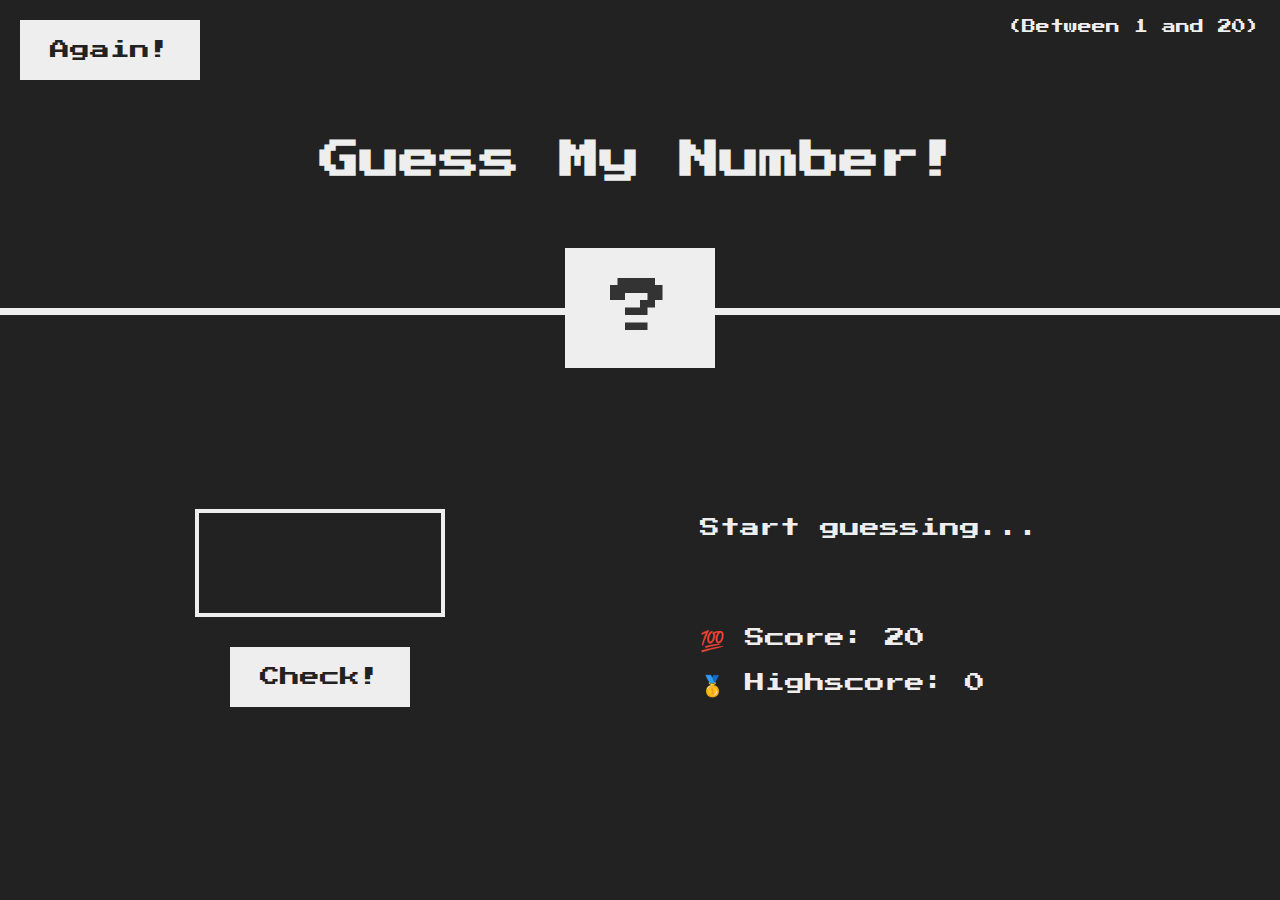
<file: 05-Guess-My-Number/myWork/index.html>
<!DOCTYPE html>
<html lang="en">
  <head>
    <meta charset="UTF-8" />
    <meta name="viewport" content="width=device-width, initial-scale=1.0" />
    <meta http-equiv="X-UA-Compatible" content="ie=edge" />
    <link rel="stylesheet" href="style.css" />
    <title>Guess My Number!</title>
  </head>
  <body>
    <header>
      <h1>Guess My Number!</h1>
      <p class="between">(Between 1 and 20)</p>
      <button class="btn again">Again!</button>
      <div class="number">?</div>
    </header>
    <main>
      <section class="left">
        <input type="number" class="guess" />
        <button class="btn check">Check!</button>
      </section>
      <section class="right">
        <p class="message">Start guessing...</p>
        <p class="label-score">💯 Score: <span class="score">20</span></p>
        <p class="label-highscore">
          🥇 Highscore: <span class="highscore">0</span>
        </p>
      </section>
    </main>
    <script src="script.js"></script>
  </body>
</html>
</file>
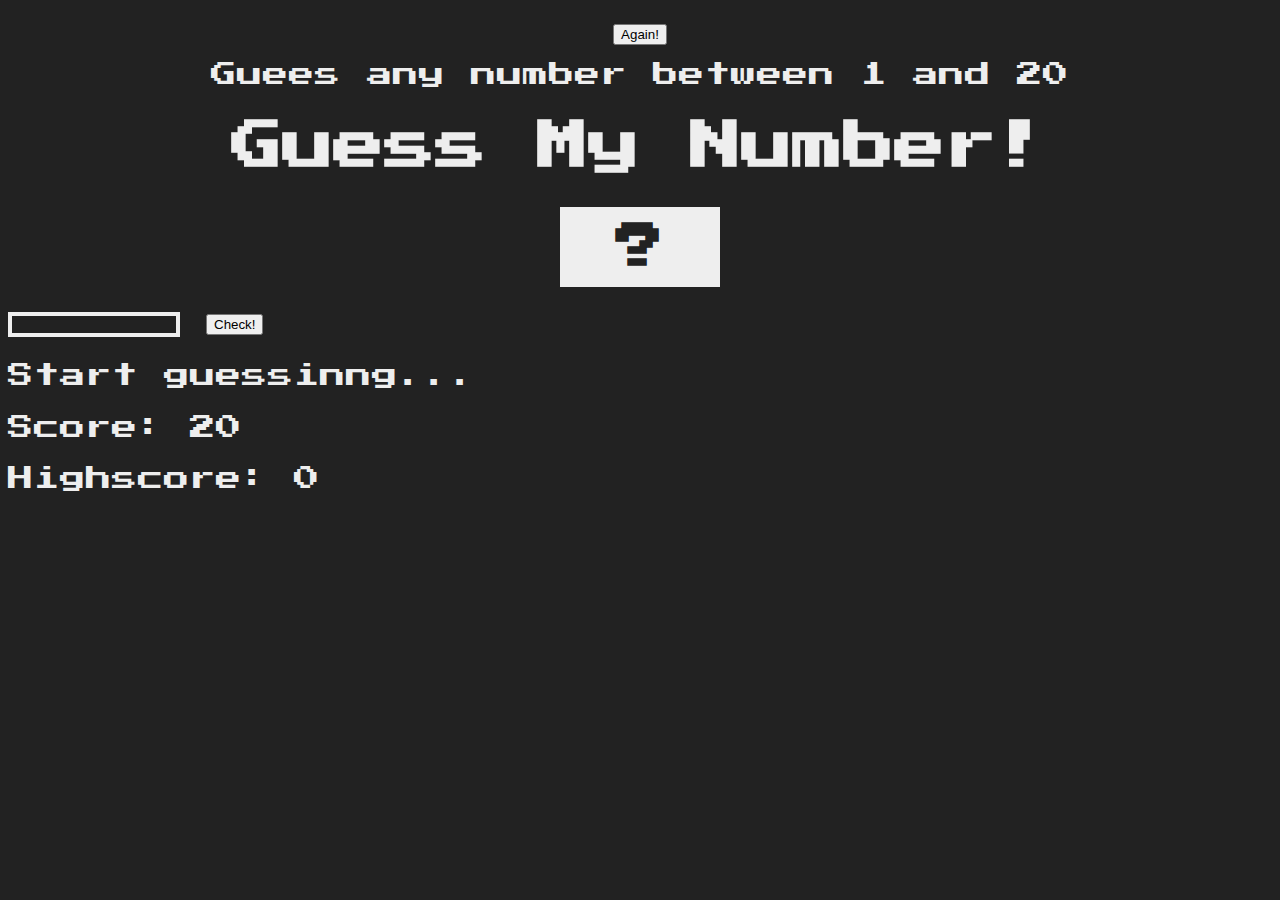
<file: 05-Guess-My-Number/myWork2/index.html>
<!doctype html>
<html lang="en">
  <head>
    <!-- Required meta tags -->
    <meta charset="utf-8">
    <meta name="viewport" content="width=device-width, initial-scale=1">

    <!-- Bootstrap CSS -->
    <link href="https://cdn.jsdelivr.net/npm/bootstrap@5.1.3/dist/css/bootstrap.min.css" rel="stylesheet" integrity="sha384-1BmE4kWBq78iYhFldvKuhfTAU6auU8tT94WrHftjDbrCEXSU1oBoqyl2QvZ6jIW3" crossorigin="anonymous">


    <!-- My CSS-->
    <link rel="stylesheet" href="./style.css">

    
    <title>Guess</title>
  </head>
  <body>
 
    <div class="container header">
        <div class="row">
            <div class="col">
                <button class="again">Again!</button>
            </div>
            <div class="col"></div>
            <div class="col">
                <p class="between">Guees any number between 1 and 20</p>
            </div>
        </div>
        <h1>Guess My Number!</h1>
    </div>
    <div class="container secret">
        <div class="row">
            <div class="col"><h3 class="number">?</h3></div>
        </div>
    </div>
    <div class="container main">
        <div class="row">
            <div class="col">
                <input type="number" class="guess">
                <button>Check!</button>
            </div>
            <div class="col right">
                <p>Start guessinng...</p>
                <p>Score: <span>20</span></p>
                <p>Highscore: <span>0</span></p>
            </div>
        </div>
    </div>
    

    <!-- Optional JavaScript; choose one of the two! -->

    <!-- Option 1: Bootstrap Bundle with Popper -->
    <script src="https://cdn.jsdelivr.net/npm/bootstrap@5.1.3/dist/js/bootstrap.bundle.min.js" integrity="sha384-ka7Sk0Gln4gmtz2MlQnikT1wXgYsOg+OMhuP+IlRH9sENBO0LRn5q+8nbTov4+1p" crossorigin="anonymous"></script>

  </body>
</html>
</file>
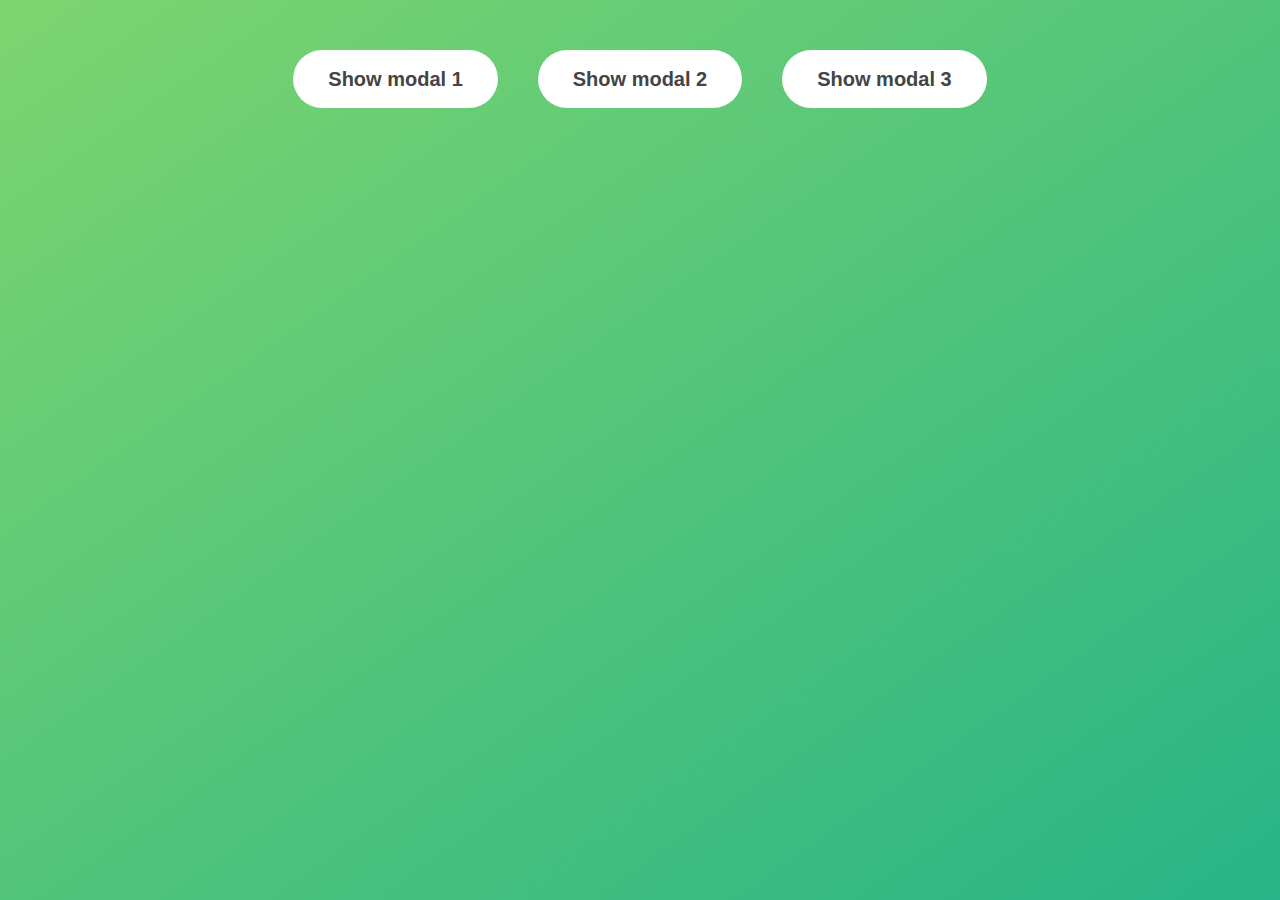
<file: 06-Modal/myWork/index.html>
<!DOCTYPE html>
<html lang="en">
  <head>
    <meta charset="UTF-8" />
    <meta name="viewport" content="width=device-width, initial-scale=1.0" />
    <meta http-equiv="X-UA-Compatible" content="ie=edge" />
    <link rel="stylesheet" href="style.css" />
    <title>Modal window</title>
  </head>
  <body>
    <button class="show-modal">Show modal 1</button>
    <button class="show-modal">Show modal 2</button>
    <button class="show-modal">Show modal 3</button>

    <div class="modal hidden">
      <button class="close-modal">&times;</button>
      <h1>I'm a modal window 😍</h1>
      <p>
        Lorem ipsum dolor sit amet, consectetur adipisicing elit, sed do eiusmod
        tempor incididunt ut labore et dolore magna aliqua. Ut enim ad minim
        veniam, quis nostrud exercitation ullamco laboris nisi ut aliquip ex ea
        commodo consequat. Duis aute irure dolor in reprehenderit in voluptate
        velit esse cillum dolore eu fugiat nulla pariatur. Excepteur sint
        occaecat cupidatat non proident, sunt in culpa qui officia deserunt
        mollit anim id est laborum.
      </p>
    </div>
    <div class="overlay hidden"></div>

    <script src="script.js"></script>
  </body>
</html>
</file>
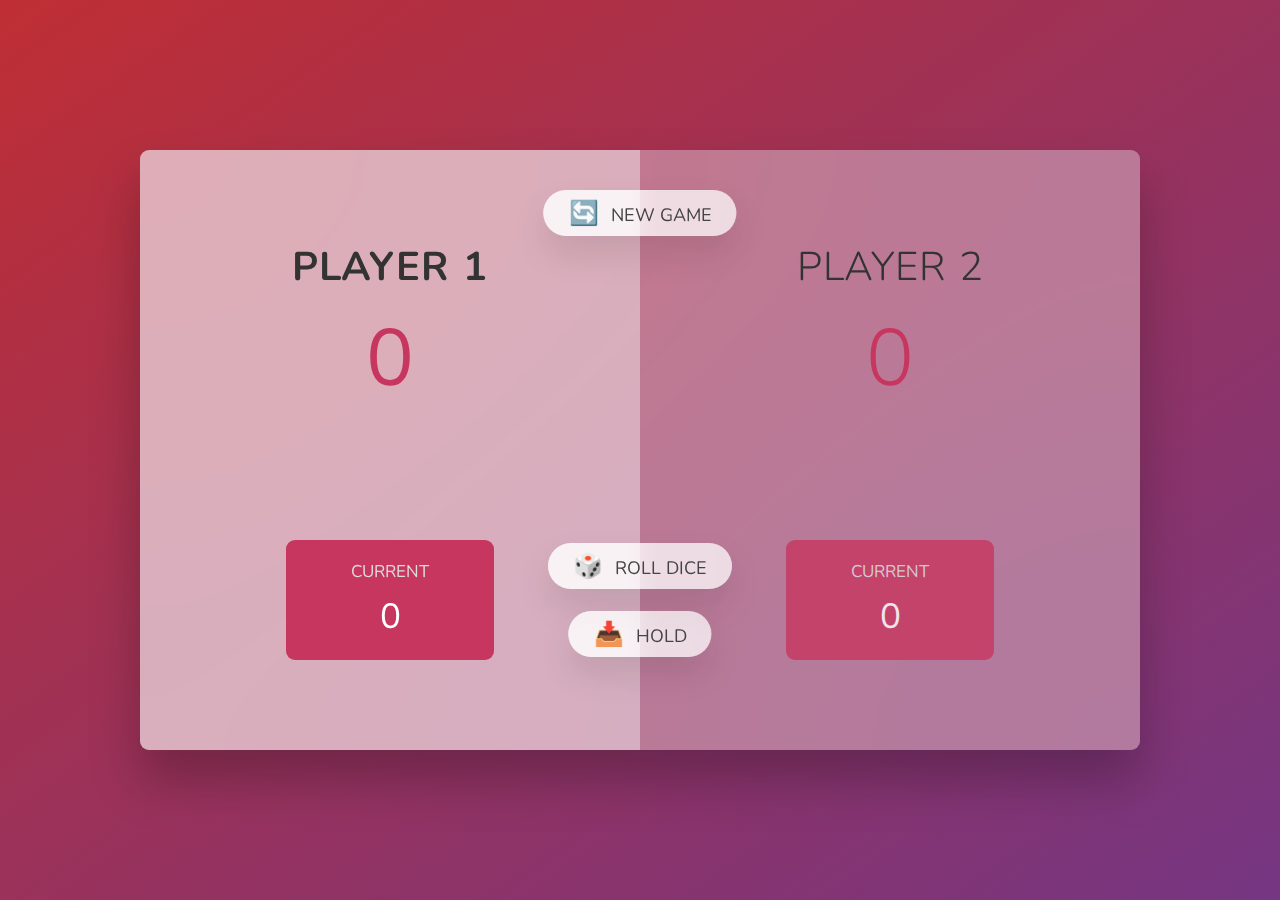
<file: 07-Pig-Game/myWork/index.html>
<!DOCTYPE html>
<html lang="en">
  <head>
    <meta charset="UTF-8" />
    <meta name="viewport" content="width=device-width, initial-scale=1.0" />
    <meta http-equiv="X-UA-Compatible" content="ie=edge" />
    <link rel="stylesheet" href="style.css" />
    <title>Pig Game</title>
  </head>
  <body>
    <main>
      <section class="player player--0 player--active">
        <h2 class="name" id="name--0">Player 1</h2>
        <p class="score" id="score--0">43</p>
        <div class="current">
          <p class="current-label">Current</p>
          <p class="current-score" id="current--0">0</p>
        </div>
      </section>
      <section class="player player--1">
        <h2 class="name" id="name--1">Player 2</h2>
        <p class="score" id="score--1">24</p>
        <div class="current">
          <p class="current-label">Current</p>
          <p class="current-score" id="current--1">0</p>
        </div>
      </section>

      <img src="dice-5.png" alt="Playing dice" class="dice" />
      <button class="btn btn--new">🔄 New game</button>
      <button class="btn btn--roll">🎲 Roll dice</button>
      <button class="btn btn--hold">📥 Hold</button>
    </main>
    <script src="script.js"></script>
  </body>
</html>
</file>
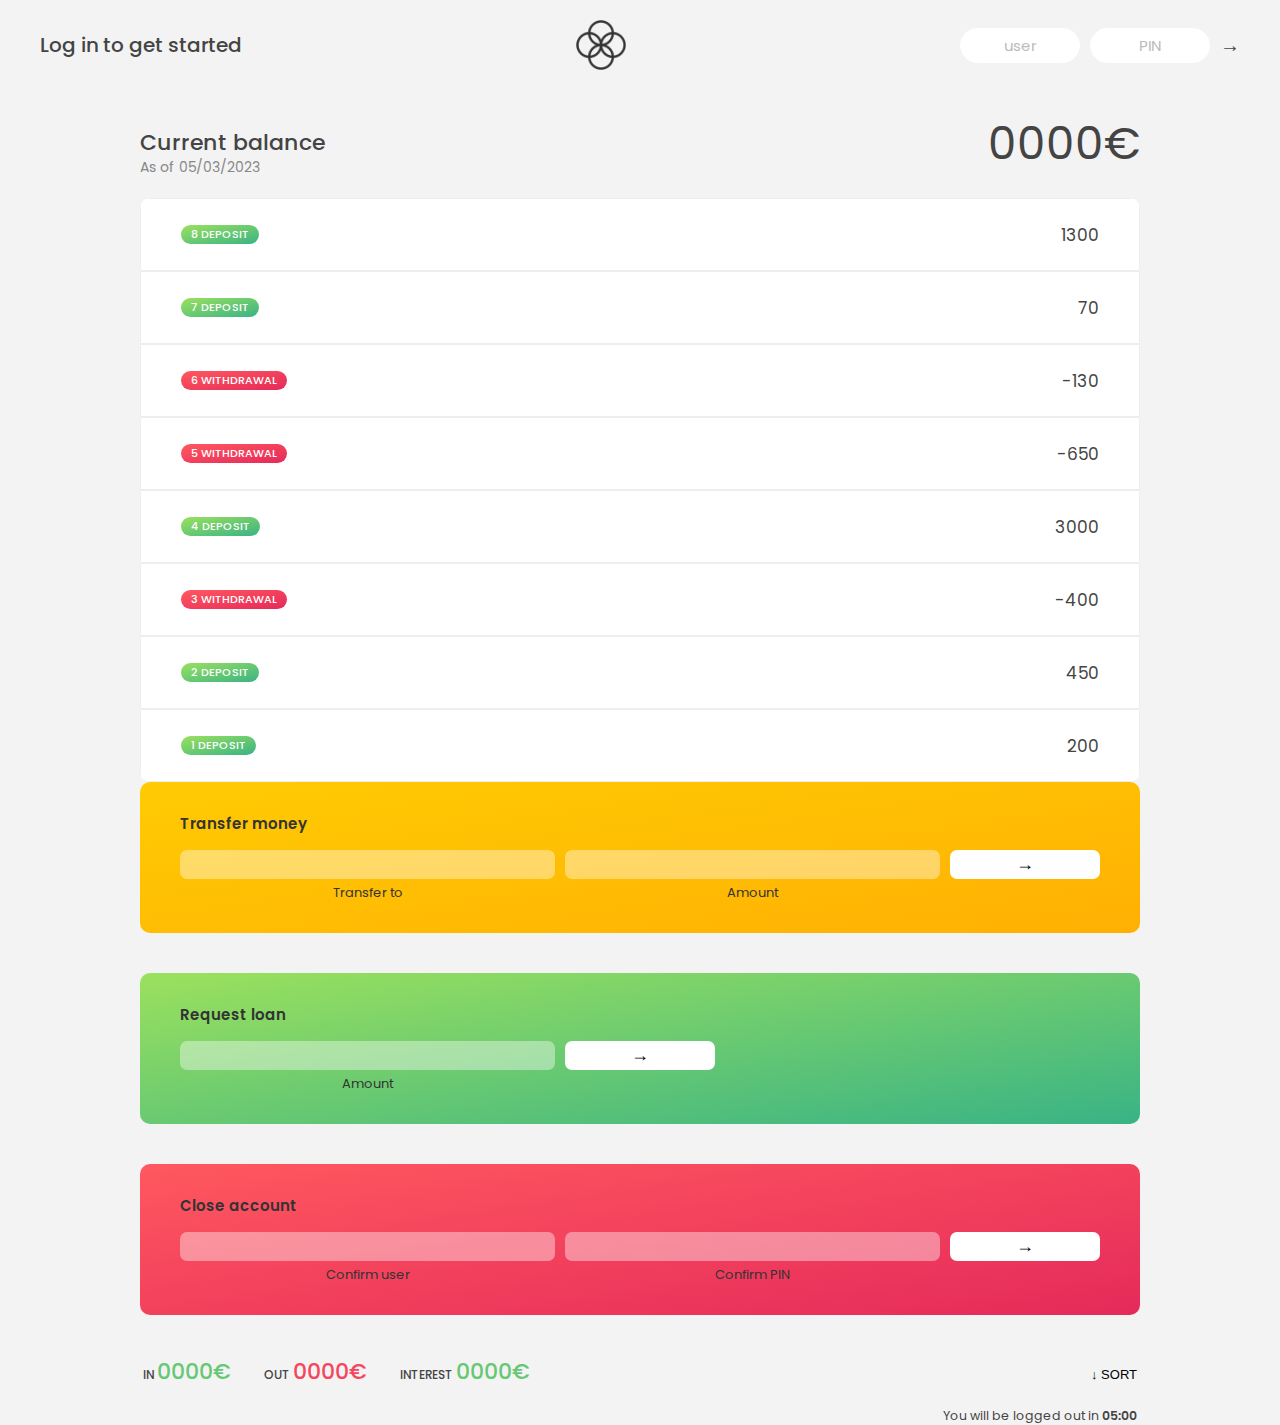
<file: 11-Arrays-Bankist/myWork/index.html>
<!DOCTYPE html>
<html lang="en">
<head>
  <meta charset="UTF-8">
  <meta http-equiv="X-UA-Compatible" content="IE=edge">
  <meta name="viewport" content="width=device-width, initial-scale=1.0">
  <link rel="shortcut icon" type="image/png" href="./icon.png" />

  <link href="https://fonts.googleapis.com/css2?family=Mulish:wght@200&family=Poppins:wght@400;500;600&display=swap" rel="stylesheet">

  <!-- Bootstrap styling -->
  <link href="https://cdn.jsdelivr.net/npm/bootstrap@5.1.3/dist/css/bootstrap.min.css" rel="stylesheet" integrity="sha384-1BmE4kWBq78iYhFldvKuhfTAU6auU8tT94WrHftjDbrCEXSU1oBoqyl2QvZ6jIW3" crossorigin="anonymous">
  <!-- Customize styling -->
  <link rel="stylesheet" href="./style.css">
  <title>Bankist</title>
</head>
<body>
  <!-- TOP NAVIGATION -->
  <nav>
    <p class="welcome">Log in to get started</p>
    <img src="./logo.png" alt="Logo" class="logo">
    <form class="login">
      <input type="text" placeholder="user" class="login-input user">
      <input type="text" placeholder="PIN" maxlength="4" class="login-input pin" >
      <button class="login-btn">&rarr;</button>
    </form>
  </nav>

  <main class="container app">
    <div class="row">
      <!-- BALANCE -->
      <div class="col balance">
        <div>
          <p class="balance__label">Current balance</p>
          <p class="balance__date">
            As of <span class="date">05/03/2023</span>
          </p>  
        </div>
        <p class="balance__value">0000€</p>
      </div>
    </div>

    <div class="row">
      <!-- MOVEMENTS -->
      <div class="col-7 movements">
        <div class="movements__row">
          <div class="movements__type movements__type--deposit">
            2 deposit</div>
          <div class="movements__date">3 days ago</div>
          <div class="movements__value">4 000€</div>
        </div>
        <div class="movements__row">
          <div class="movements__type movements__type--withdrawal">1 withdrawal</div>
          <div class="movements__date">24/01/2037</div>
          <div class="movements__value">-378€</div>
        </div>
      </div>
      
      <div class="col-5">
        <!-- OPERATION: TRANSFERS -->
        <div class="operation operation--transfer">
          <h2>Transfer money</h2>
          <form class="form form--transfer">
            <input type="text" class="form__input form__input--to" />
            <input type="number" class="form__input form__input--amount" />
            <button class="form__btn form__btn--transfer">&rarr;</button>
            <label class="form__label">Transfer to</label>
            <label class="form__label">Amount</label>
          </form>
        </div>
    
        <!-- OPERATION: LOAN -->
        <div class="operation operation--loan">
          <h2>Request loan</h2>
          <form class="form form--loan">
            <input type="number" class="form__input form__input--loan-amount" />
            <button class="form__btn form__btn--loan">&rarr;</button>
            <label class="form__label form__label--loan">Amount</label>
          </form>         
        </div>
    
        <!-- OPERATION: CLOSE -->
        <div class="operation operation--close">
          <h2>Close account</h2>
          <form class="form form--close">
            <input type="text" class="form__input form__input--user" />
            <input
              type="password"
              maxlength="6"
              class="form__input form__input--pin"
            />
            <button class="form__btn form__btn--close">&rarr;</button>
            <label class="form__label">Confirm user</label>
            <label class="form__label">Confirm PIN</label>
          </form>
        </div>
      </div>
    </div>

    <div class="row">
        <!-- SUMMARY -->
        <div class="col-7 summary">
          <p class="summary__label">In <span class="summary__value summary__value--in">0000€</span> </p> 
          <p class="summary__label">Out <span class="summary__value summary__value--out">0000€</span></p>          
          <p class="summary__label">Interest <span class=" summary__value summary__value--interest">0000€</span> </p>
          <button class="btn--sort">&downarrow; SORT</button>
        </div>
        <!-- LOGOUT TIMER -->
        <p class="col-5 logout-timer">
          You will be logged out in <span class="timer">05:00</span>
        </p>
    </div>

  </main>

  <!-- <footer>
    &copy; by Jonas Schmedtmann. Don't claim as your own :)
  </footer> -->
  <script src="./script.js"></script>
</body>
</html>
</file>
<file: 05-Guess-My-Number/myWork/style.css>
@import url('https://fonts.googleapis.com/css?family=Press+Start+2P&display=swap');

* {
  margin: 0;
  padding: 0;
  box-sizing: inherit;
}

html {
  font-size: 62.5%;
  box-sizing: border-box;
}

body {
  font-family: 'Press Start 2P', sans-serif;
  color: #eee;
  background-color: #222;
  /* background-color: #60b347; */
}

/* LAYOUT */
header {
  position: relative;
  height: 35vh;
  border-bottom: 7px solid #eee;
}

main {
  height: 65vh;
  color: #eee;
  display: flex;
  align-items: center;
  justify-content: space-around;
}

.left {
  width: 52rem;
  display: flex;
  flex-direction: column;
  align-items: center;
}

.right {
  width: 52rem;
  font-size: 2rem;
}

/* ELEMENTS STYLE */
h1 {
  font-size: 4rem;
  text-align: center;
  position: absolute;
  width: 100%;
  top: 52%;
  left: 50%;
  transform: translate(-50%, -50%);
}

.number {
  background: #eee;
  color: #333;
  font-size: 6rem;
  width: 15rem;
  padding: 3rem 0rem;
  text-align: center;
  position: absolute;
  bottom: 0;
  left: 50%;
  transform: translate(-50%, 50%);
}

.between {
  font-size: 1.4rem;
  position: absolute;
  top: 2rem;
  right: 2rem;
}

.again {
  position: absolute;
  top: 2rem;
  left: 2rem;
}

.guess {
  background: none;
  border: 4px solid #eee;
  font-family: inherit;
  color: inherit;
  font-size: 5rem;
  padding: 2.5rem;
  width: 25rem;
  text-align: center;
  display: block;
  margin-bottom: 3rem;
}

.btn {
  border: none;
  background-color: #eee;
  color: #222;
  font-size: 2rem;
  font-family: inherit;
  padding: 2rem 3rem;
  cursor: pointer;
}

.btn:hover {
  background-color: #ccc;
}

.message {
  margin-bottom: 8rem;
  height: 3rem;
}

.label-score {
  margin-bottom: 2rem;
}
</file>
<file: 05-Guess-My-Number/myWork2/style.css>
@import url('https://fonts.googleapis.com/css2?family=Press+Start+2P&family=Roboto&display=swap');

body {
    font-family: 'Press Start 2P', sans-serif;
    background-color: #222;
    color: #eee;
}

/* Layout */
.header {
    text-align: center;
    font-size: 2vw;
  
}

.secret {
    font-size: 4vw;
}

.main { 
    font-size: 2vw;
    display: flex;
    flex-direction: wrap;
}

/* Elements*/

.number {
    background: #eee;
    color: #222;
    width: 10rem;
    margin: 1rem auto;
    text-align: center;
    font-size: 3rem;
    padding: 1rem 0rem;
}

.between {
    margin-top: 1rem;
}

.again {
    margin-top: 1rem;
}

.guess {
    background: none;
    border: 4px solid #eee;
    width: 10rem;
    color: #eee;
    text-align: center;

}
</file>
<file: 06-Modal/myWork/style.css>
* {
  margin: 0;
  padding: 0;
  box-sizing: inherit;
}

html {
  font-size: 62.5%;
  box-sizing: border-box;
}

body {
  font-family: sans-serif;
  color: #333;
  line-height: 1.5;
  height: 100vh;
  position: relative;
  display: flex;
  align-items: flex-start;
  justify-content: center;
  background: linear-gradient(to top left, #28b487, #7dd56f);
}

.show-modal {
  font-size: 2rem;
  font-weight: 600;
  padding: 1.75rem 3.5rem;
  margin: 5rem 2rem;
  border: none;
  background-color: #fff;
  color: #444;
  border-radius: 10rem;
  cursor: pointer;
}

.close-modal {
  position: absolute;
  top: 1.2rem;
  right: 2rem;
  font-size: 5rem;
  color: #333;
  cursor: pointer;
  border: none;
  background: none;
}

h1 {
  font-size: 2.5rem;
  margin-bottom: 2rem;
}

p {
  font-size: 1.8rem;
}

/* -------------------------- */
/* CLASSES TO MAKE MODAL WORK */
.hidden {
  display: none;
}

.modal {
  position: absolute;
  top: 50%;
  left: 50%;
  transform: translate(-50%, -50%);
  width: 70%;

  background-color: white;
  padding: 6rem;
  border-radius: 5px;
  box-shadow: 0 3rem 5rem rgba(0, 0, 0, 0.3);
  z-index: 10;
}

.overlay {
  position: absolute;
  top: 0;
  left: 0;
  width: 100%;
  height: 100%;
  background-color: rgba(0, 0, 0, 0.6);
  backdrop-filter: blur(3px);
  z-index: 5;
}
</file>
<file: 07-Pig-Game/myWork/style.css>
@import url('https://fonts.googleapis.com/css2?family=Nunito&display=swap');

* {
  margin: 0;
  padding: 0;
  box-sizing: inherit;
}

html {
  font-size: 62.5%;
  box-sizing: border-box;
}

body {
  font-family: 'Nunito', sans-serif;
  font-weight: 400;
  height: 100vh;
  color: #333;
  background-image: linear-gradient(to top left, #753682 0%, #bf2e34 100%);
  display: flex;
  align-items: center;
  justify-content: center;
}

/* LAYOUT */
main {
  position: relative;
  width: 100rem;
  height: 60rem;
  background-color: rgba(255, 255, 255, 0.35);
  backdrop-filter: blur(200px);
  filter: blur();
  box-shadow: 0 3rem 5rem rgba(0, 0, 0, 0.25);
  border-radius: 9px;
  overflow: hidden;
  display: flex;
}

.player {
  flex: 50%;
  padding: 9rem;
  display: flex;
  flex-direction: column;
  align-items: center;
  transition: all 0.75s;
}

/* ELEMENTS */
.name {
  position: relative;
  font-size: 4rem;
  text-transform: uppercase;
  letter-spacing: 1px;
  word-spacing: 2px;
  font-weight: 300;
  margin-bottom: 1rem;
}

.score {
  font-size: 8rem;
  font-weight: 300;
  color: #c7365f;
  margin-bottom: auto;
}

.player--active {
  background-color: rgba(255, 255, 255, 0.4);
}
.player--active .name {
  font-weight: 700;
}
.player--active .score {
  font-weight: 400;
}

.player--active .current {
  opacity: 1;
}

.current {
  background-color: #c7365f;
  opacity: 0.8;
  border-radius: 9px;
  color: #fff;
  width: 65%;
  padding: 2rem;
  text-align: center;
  transition: all 0.75s;
}

.current-label {
  text-transform: uppercase;
  margin-bottom: 1rem;
  font-size: 1.7rem;
  color: #ddd;
}

.current-score {
  font-size: 3.5rem;
}

/* ABSOLUTE POSITIONED ELEMENTS */
.btn {
  position: absolute;
  left: 50%;
  transform: translateX(-50%);
  color: #444;
  background: none;
  border: none;
  font-family: inherit;
  font-size: 1.8rem;
  text-transform: uppercase;
  cursor: pointer;
  font-weight: 400;
  transition: all 0.2s;

  background-color: white;
  background-color: rgba(255, 255, 255, 0.6);
  backdrop-filter: blur(10px);

  padding: 0.7rem 2.5rem;
  border-radius: 50rem;
  box-shadow: 0 1.75rem 3.5rem rgba(0, 0, 0, 0.1);
}

.btn::first-letter {
  font-size: 2.4rem;
  display: inline-block;
  margin-right: 0.7rem;
}

.btn--new {
  top: 4rem;
}
.btn--roll {
  top: 39.3rem;
}
.btn--hold {
  top: 46.1rem;
}

.btn:active {
  transform: translate(-50%, 3px);
  box-shadow: 0 1rem 2rem rgba(0, 0, 0, 0.15);
}

.btn:focus {
  outline: none;
}

.dice {
  position: absolute;
  left: 50%;
  top: 16.5rem;
  transform: translateX(-50%);
  height: 10rem;
  box-shadow: 0 2rem 5rem rgba(0, 0, 0, 0.2);
}

.player--winner {
  background-color: #2f2f2f;
}

.player--winner .name {
  font-weight: 700;
  color: #c7365f;
}

.hidden {
  display: none;
}
</file>
<file: 11-Arrays-Bankist/myWork/style.css>
/* GENERAL */
* {
  margin: 0;
  padding: 0;
  box-sizing: inherit;
}

html {
  font-size: 62.5%;
  box-sizing: border-box;
}

body {
  font-family: 'Poppins', sans-serif;
  color: #444;
  background-color: #f3f3f3;
  height: 100vh;
  padding: 2rem;
}

/* NAV */
nav {
  display: flex;
  justify-content: space-between;
  align-items: center;
  padding: 0 2rem;
}

.welcome {
  font-size: 2rem;
  font-weight: 500;
}

.logo {
  height: 5rem;
}

.login {
  display: flex;
}

.login-input {
  border: none;
  padding: 0.5rem 2rem;
  font-size: 1.5rem;
  font-family: inherit;
  text-align: center;
  width: 12rem;
  border-radius: 10rem;
  margin-right: 1rem;
  color: inherit;
  border: 1px solid #fff;
  transition: all 0.3s;
}

.login-input:focus {
  outline: none;
  border: 1px solid #ccc;
}

.login-input::placeholder {
  color: #bbb;
}

.login-btn {
  border: none;
  background: none;
  font-size: 2rem;
  color: inherit;
  cursor: pointer;
  transition: all 0.3s;
}

.login-btn:hover,
.login-btn:focus,
.btn--sort:hover,
.btn--sort:focus {
  outline: none;
  color: #777;
}

/* MAIN */
.app {
  position: relative;
  max-width: 100rem;
  margin: 4rem auto;

  /* NOTE This creates the fade in/out anumation */
  /* opacity: 0; */
  transition: all 1s;
}

/* BALANCE */
.balance {
  display: flex;
  align-items: flex-end;
  justify-content: space-between;
  margin-bottom: 2rem;
}

.balance__label {
  font-size: 2.2rem;
  font-weight: 500;
  margin-bottom: -0.2rem;
}

.balance__date {
  font-size: 1.4rem;
  color: #888;
}

.balance__value {
  font-size: 4.5rem;
  font-weight: 400;
}

/* MOVEMENTS */
.movements {
  background-color: #fff;
  border-radius: 1rem;
  overflow: scroll;
  padding: 0;
}

.movements__row {
  padding: 2.25rem 4rem;
  display: flex;
  align-items: center;
  border: 1px solid #eee;
}

.movements__type {
  font-size: 1.1rem;
  text-transform: uppercase;
  font-weight: 500;
  color: #fff;
  padding: 0.1rem 1rem;
  border-radius: 10rem;
  margin-right: 2rem;
}

.movements__type--deposit {
  background-image: linear-gradient(to top left, #39b385, #9be15d);
}

.movements__type--withdrawal {
  background-image: linear-gradient(to top left, #e52a5a, #ff585f);
}

.movements__date {
  font-size: 1.1rem;
  text-transform: uppercase;
  font-weight: 500;
  color: #666;
}

.movements__value {
  font-size: 1.7rem;
  margin-left: auto;
}

/* OPERATIONS */
.operation {
  border-radius: 1rem;
  padding: 3rem 4rem;
  color: #333;
  margin-bottom: 4rem;
}

.operation--transfer {
  background-image: linear-gradient(to top left, #ffb003, #ffcb03);
}

.operation--loan {
  background-image: linear-gradient(to top left, #39b385, #9be15d);
}

.operation--close {
  background-image: linear-gradient(to top left, #e52a5a, #ff585f);
}

h2 {
  margin-bottom: 1.5rem;
  font-size: 1.5rem;
  font-weight: 600;
  color: #333;
}

.form {
  display: grid;
  grid-template-columns: 2.5fr 2.5fr 1fr;
  grid-template-rows: auto auto;
  gap: 0.4rem 1rem;
}

/* Exceptions for interst */
.form.form--loan {
  grid-template-columns: 2.5fr 1fr 2.5fr;
}
.form__label--loan {
  grid-row: 2;
}
/* End exceptions */

.form__input {
  width: 100%;
  border: none;
  background-color: rgba(255, 255, 255, 0.4);
  font-family: inherit;
  font-size: 1.5rem;
  text-align: center;
  color: #333;
  padding: 0.3rem 1rem;
  border-radius: 0.7rem;
  transition: all 0.3s;
}

.form__input:focus {
  outline: none;
  background-color: rgba(255, 255, 255, 0.6);
}

.form__label {
  font-size: 1.3rem;
  text-align: center;
}

.form__btn {
  border: none;
  border-radius: 0.7rem;
  font-size: 1.8rem;
  background-color: #fff;
  cursor: pointer;
  transition: all 0.3s;
}

.form__btn:focus {
  outline: none;
  background-color: rgba(255, 255, 255, 0.8);
}

/* SUMMARY */
.summary {
  display: flex;
  flex-wrap: wrap;
  align-items: baseline;
  padding: 0 0.3rem;
  margin-top: 1rem;
}

.summary__label {
  font-size: 1.2rem;
  font-weight: 500;
  text-transform: uppercase;
  margin-right: 0.8rem;
}

.summary__value {
  font-size: 2.2rem;
  margin-right: 2.5rem;
}

.summary__value--in,
.summary__value--interest {
  color: #66c873;
}

.summary__value--out {
  color: #f5465d;
}

.btn--sort {
  margin-left: auto;
  border: none;
  background: none;
  font-size: 1.3rem;
  font-weight: 500;
  cursor: pointer;
}

/* LOGOUT */
.logout-timer {
  padding: 0 0.3rem;
  margin-top: 1.9rem;
  text-align: right;
  font-size: 1.25rem;
}

.timer {
  font-weight: 600;
}
</file>
